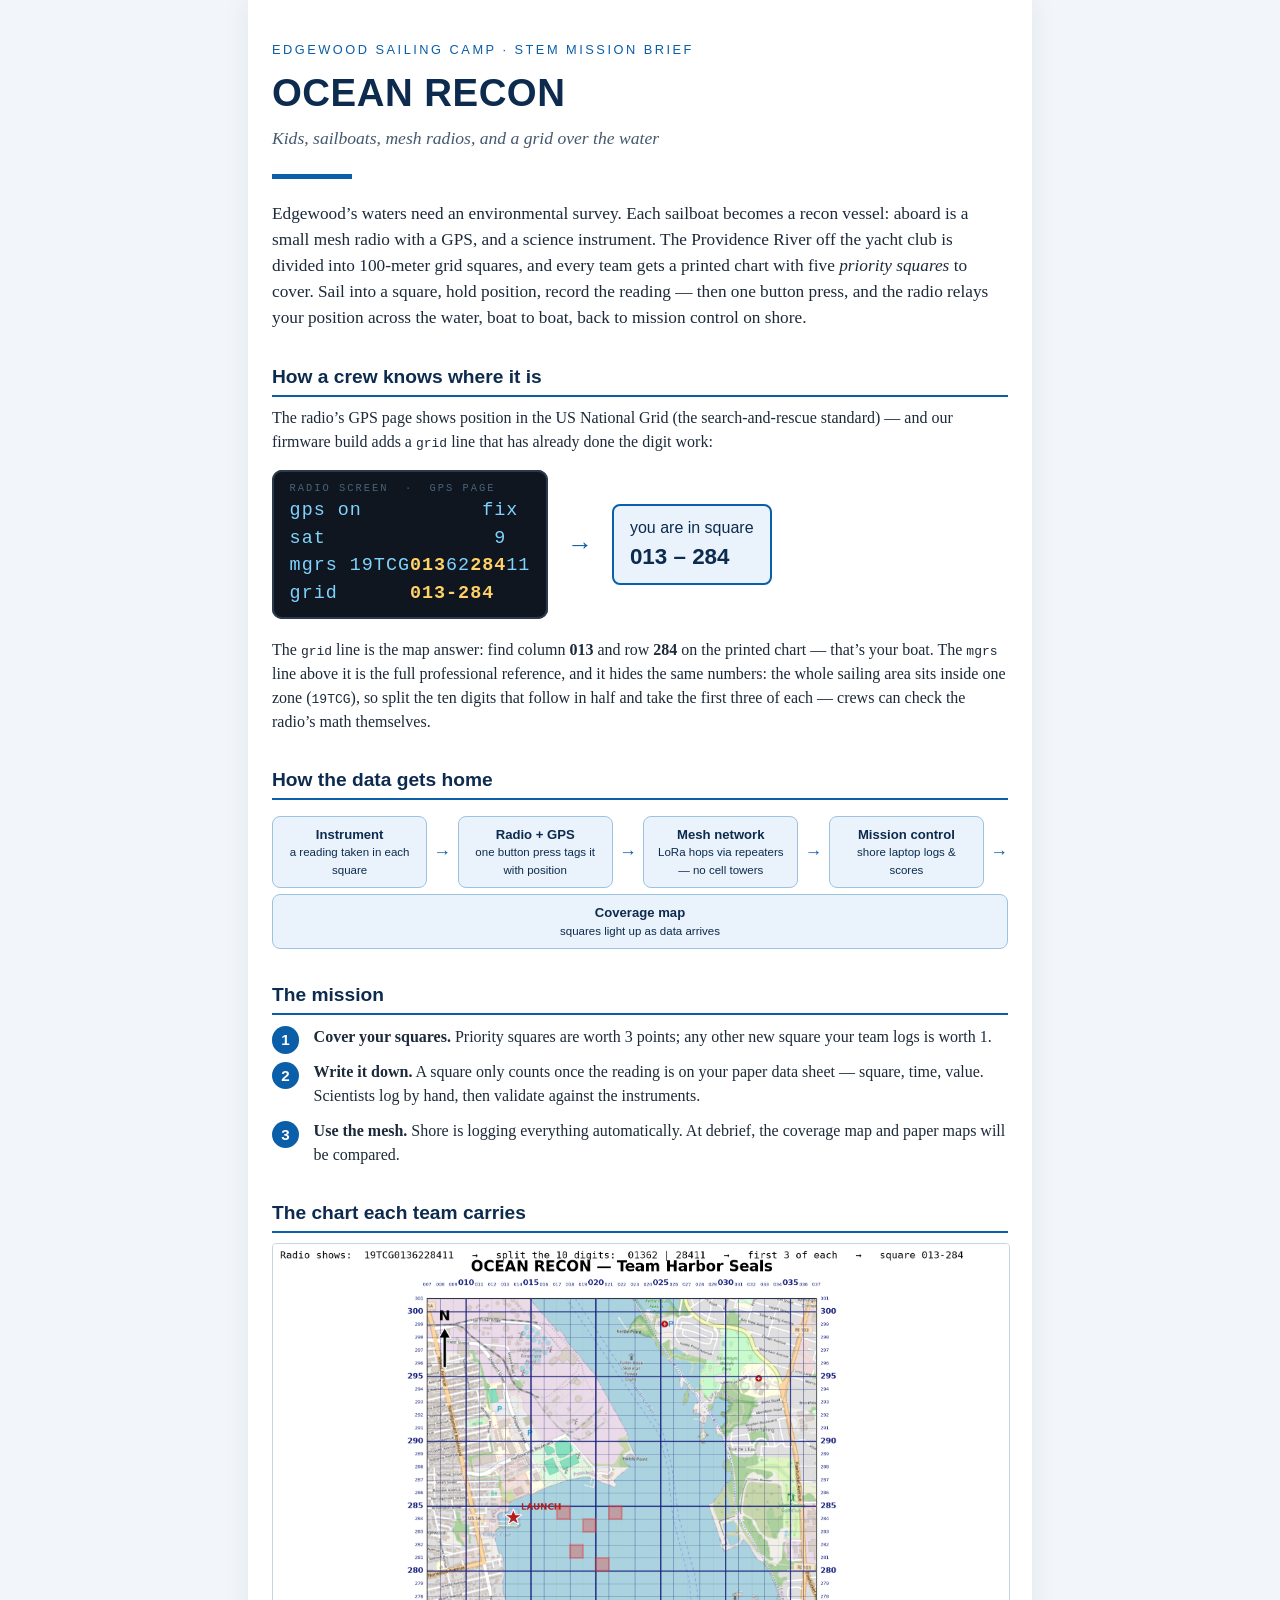
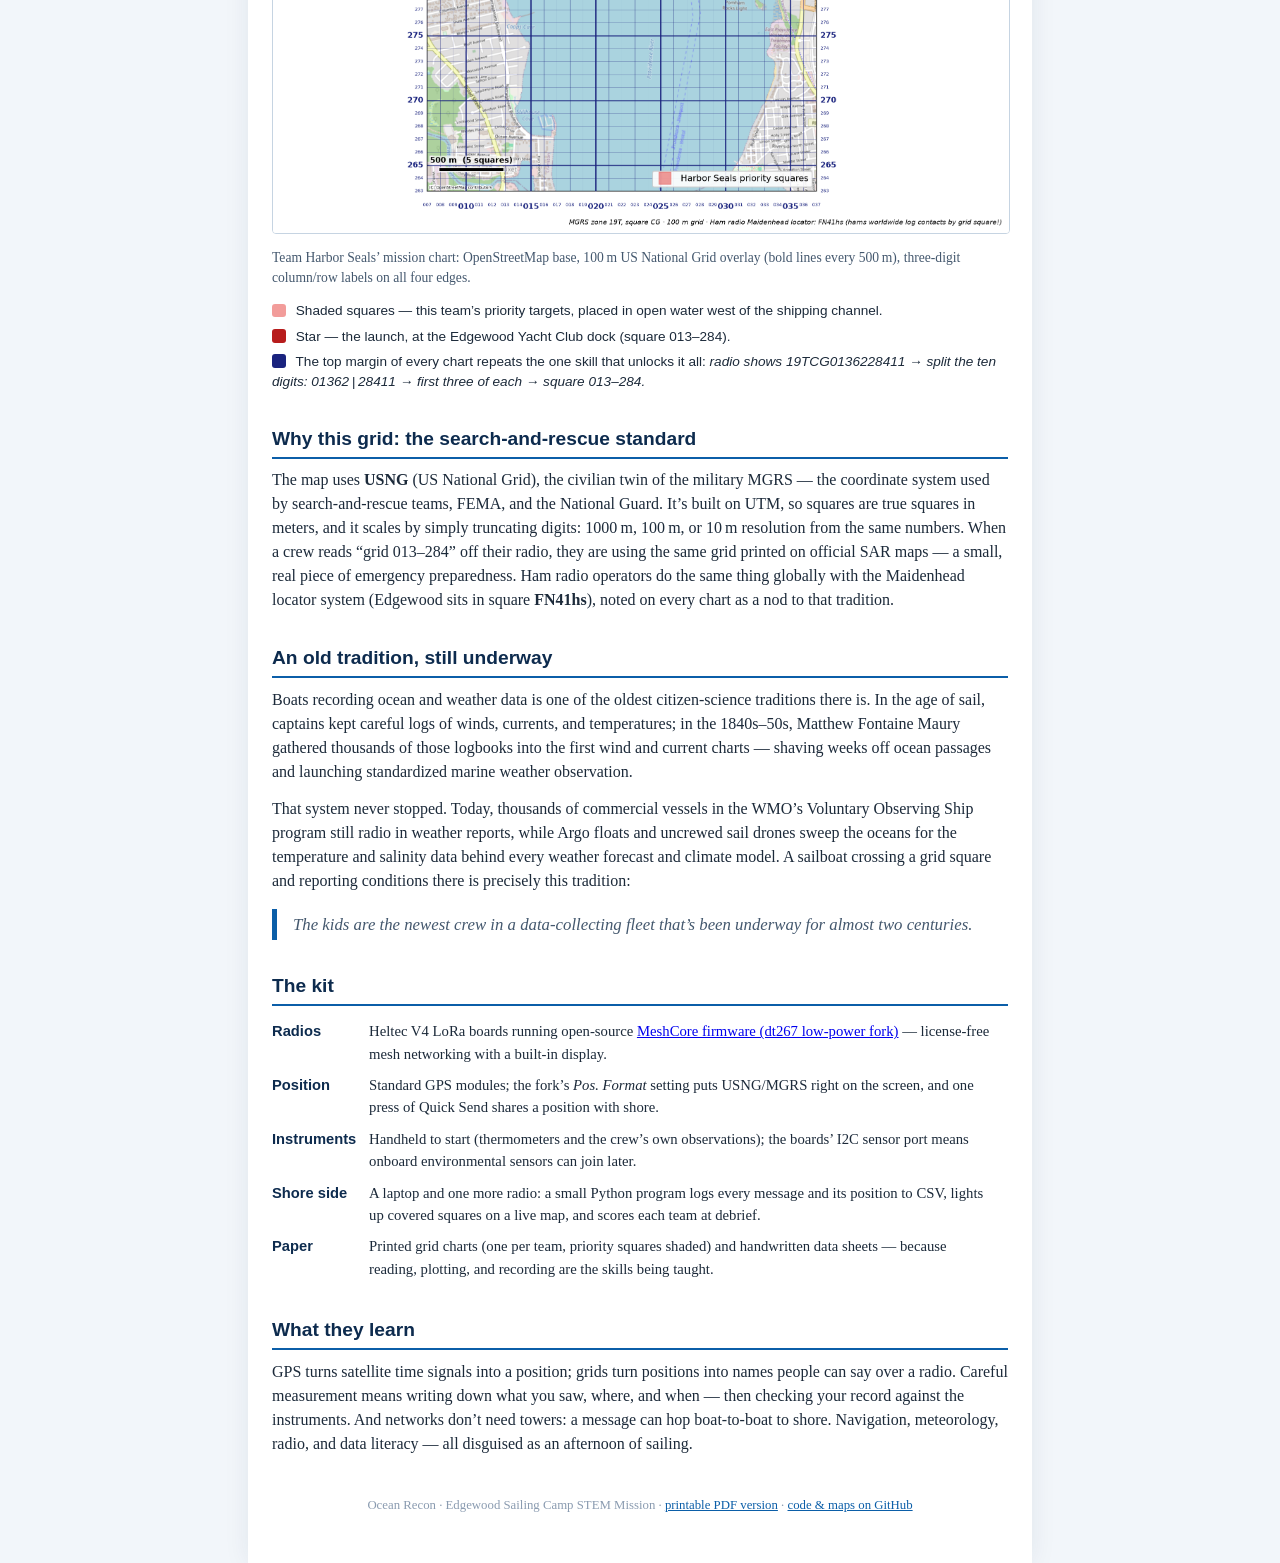
<file: index.html>
<!DOCTYPE html>
<html lang="en">
<head>
<meta charset="utf-8">
<meta name="viewport" content="width=device-width, initial-scale=1">
<title>Ocean Recon — kids, sailboats, mesh radios, and a grid over the water</title>
<style>
  /* ---------- shared (screen + print) ---------- */
  body {
    font-family: Georgia, 'Times New Roman', serif;
    color: #1c2a3a; line-height: 1.5; margin: 0;
  }
  h1, h2, .kicker, .chip, .flow, .display, .steps li::before, .legendline, .kit td:first-child {
    font-family: Helvetica, Arial, sans-serif;
  }
  .kicker {
    color: #0b5ea8; letter-spacing: 2.5px; font-size: 0.8rem;
    text-transform: uppercase; margin-bottom: 0.3rem;
  }
  h1 { font-size: 2.4rem; margin: 0 0 0.2rem 0; color: #0d2b4e; letter-spacing: 0.5px; }
  .subtitle { font-size: 1.1rem; color: #44586e; margin: 0 0 1.4rem 0; font-style: italic; }
  h2 {
    font-size: 1.2rem; color: #0d2b4e; margin: 2rem 0 0.6rem 0;
    border-bottom: 2px solid #0b5ea8; padding-bottom: 0.2rem;
  }
  p { margin: 0 0 0.8rem 0; }
  .lede { font-size: 1.08rem; }
  .rule { border: none; border-top: 5px solid #0b5ea8; width: 5rem; margin: 0 0 1.4rem 0; }

  .display {
    background: #10161f; color: #7fd4ff; border-radius: 10px;
    padding: 0.7rem 1.1rem; font-family: 'Courier New', monospace;
    font-size: 1.15rem; letter-spacing: 1px; white-space: nowrap;
    box-shadow: inset 0 0 0 2px #2c3a4d;
  }
  .display .dim { color: #48627a; font-size: 0.65rem; letter-spacing: 2px; display: block; }
  .display .hot { color: #ffd166; font-weight: bold; }
  .readme { display: flex; align-items: center; gap: 1.2rem; margin: 1rem 0 1.2rem 0; flex-wrap: wrap; }
  .readme .arrow { font-size: 1.6rem; color: #0b5ea8; font-family: Helvetica, sans-serif; }
  .square-callout {
    font-family: Helvetica, Arial, sans-serif; background: #eaf3fb;
    border: 2px solid #0b5ea8; border-radius: 8px; padding: 0.6rem 1rem;
    font-size: 1rem; color: #0d2b4e;
  }
  .square-callout b { font-size: 1.4rem; }

  .flow { display: flex; align-items: center; justify-content: space-between; gap: 0.4rem; margin: 1rem 0; flex-wrap: wrap; }
  .flow .node {
    background: #eaf3fb; border: 1px solid #9dc3e0; border-radius: 8px;
    padding: 0.5rem 0.6rem; font-size: 0.72rem; text-align: center;
    color: #0d2b4e; flex: 1 1 7rem; min-width: 6.5rem;
  }
  .flow .node b { display: block; font-size: 0.82rem; }
  .flow .arr { color: #0b5ea8; font-size: 1.1rem; }

  .steps { margin: 0.5rem 0; padding-left: 0; list-style: none; counter-reset: step; }
  .steps li { counter-increment: step; margin: 0 0 0.7rem 0; padding-left: 2.6rem; position: relative; }
  .steps li::before {
    content: counter(step); position: absolute; left: 0; top: 0.1rem;
    background: #0b5ea8; color: white; width: 1.7rem; height: 1.7rem;
    border-radius: 50%; text-align: center; line-height: 1.7rem;
    font-weight: bold; font-size: 0.95rem;
  }

  .chart img { width: 100%; height: auto; border: 1px solid #c6d4e2; border-radius: 4px; }
  .caption { font-size: 0.85rem; color: #44586e; margin-top: 0.4rem; }
  .legendline { font-size: 0.85rem; margin: 0.3rem 0; }
  .swatch {
    display: inline-block; width: 0.85rem; height: 0.85rem; border-radius: 3px;
    vertical-align: -0.12rem; margin-right: 0.4rem;
  }

  .kit { border-collapse: collapse; }
  .kit td { font-size: 0.92rem; padding: 0.3rem 0.8rem 0.3rem 0; vertical-align: top; }
  .kit td:first-child { font-weight: bold; color: #0d2b4e; white-space: nowrap; }
  .quote {
    border-left: 5px solid #0b5ea8; padding: 0.2rem 0 0.2rem 1rem; margin: 1rem 0;
    color: #44586e; font-style: italic; font-size: 1.05rem;
  }
  footer { margin-top: 2.5rem; font-size: 0.8rem; color: #8a9bb0; text-align: center; }
  footer a { color: #0b5ea8; }

  /* ---------- screen only ---------- */
  @media screen {
    body { background: #f2f6fa; }
    .page {
      max-width: 46rem; margin: 0 auto; padding: 2.5rem 1.5rem 3rem;
      background: white; box-shadow: 0 0 24px rgba(13, 43, 78, 0.08);
    }
    @media (max-width: 640px) {
      h1 { font-size: 1.8rem; }
      .flow { flex-direction: column; }
      .flow .node { width: 100%; }
      .flow .arr { transform: rotate(90deg); }
    }
  }

  /* ---------- print / PDF only ---------- */
  @media print {
    @page {
      size: letter; margin: 18mm 16mm 16mm 16mm;
      @bottom-center {
        content: "Ocean Recon · Edgewood Sailing Camp STEM Mission";
        font-family: Helvetica, Arial, sans-serif; font-size: 8pt; color: #8a9bb0;
      }
      @bottom-right {
        content: counter(page) " / " counter(pages);
        font-family: Helvetica, Arial, sans-serif; font-size: 8pt; color: #8a9bb0;
      }
    }
    html { font-size: 11.5px; }
    body { font-size: 10.5pt; }
    h1 { font-size: 26pt; }
    .display { font-size: 13pt; }
    .flow { flex-wrap: nowrap; }
    .chart, .backpage { page-break-before: always; }
    h2 { page-break-after: avoid; }
    footer { display: none; }
  }
</style>
</head>
<body>
<div class="page">

<div class="kicker">Edgewood Sailing Camp · STEM Mission Brief</div>
<h1>OCEAN RECON</h1>
<p class="subtitle">Kids, sailboats, mesh radios, and a grid over the water</p>
<hr class="rule">

<p class="lede">
Edgewood&rsquo;s waters need an environmental survey. Each sailboat becomes a
recon vessel: aboard is a small mesh radio with a GPS, and a science
instrument. The Providence River off the yacht club is divided into 100-meter
grid squares, and every team gets a printed chart with five <i>priority
squares</i> to cover. Sail into a square, hold position, record the reading
&mdash; then one button press, and the radio relays your position across the
water, boat to boat, back to mission control on shore.</p>

<h2>How a crew knows where it is</h2>
<p>The radio&rsquo;s GPS page shows position in the US National Grid (the
search-and-rescue standard) &mdash; and our firmware build adds a
<code>grid</code> line that has already done the digit work:</p>

<div class="readme">
  <div class="display">
    <span class="dim">RADIO SCREEN&nbsp;&nbsp;·&nbsp;&nbsp;GPS PAGE</span>
    gps on&nbsp;&nbsp;&nbsp;&nbsp;&nbsp;&nbsp;&nbsp;&nbsp;&nbsp;&nbsp;fix<br>
    sat&nbsp;&nbsp;&nbsp;&nbsp;&nbsp;&nbsp;&nbsp;&nbsp;&nbsp;&nbsp;&nbsp;&nbsp;&nbsp;&nbsp;9<br>
    mgrs 19TCG<span class="hot">013</span>62<span class="hot">284</span>11<br>
    grid&nbsp;&nbsp;&nbsp;&nbsp;&nbsp;&nbsp;<span class="hot">013-284</span>
  </div>
  <div class="arrow">&#8594;</div>
  <div class="square-callout">you are in square<br><b>013 &ndash; 284</b></div>
</div>

<p>The <code>grid</code> line is the map answer: find column <b>013</b> and row
<b>284</b> on the printed chart &mdash; that&rsquo;s your boat. The
<code>mgrs</code> line above it is the full professional reference, and it
hides the same numbers: the whole sailing area sits inside one zone
(<code>19TCG</code>), so split the ten digits that follow in half and take the
first three of each &mdash; crews can check the radio&rsquo;s math themselves.</p>

<h2>How the data gets home</h2>
<div class="flow">
  <div class="node"><b>Instrument</b>a reading taken in each square</div>
  <div class="arr">&#8594;</div>
  <div class="node"><b>Radio + GPS</b>one button press tags it with position</div>
  <div class="arr">&#8594;</div>
  <div class="node"><b>Mesh network</b>LoRa hops via repeaters &mdash; no cell towers</div>
  <div class="arr">&#8594;</div>
  <div class="node"><b>Mission control</b>shore laptop logs &amp; scores</div>
  <div class="arr">&#8594;</div>
  <div class="node"><b>Coverage map</b>squares light up as data arrives</div>
</div>

<h2>The mission</h2>
<ol class="steps">
  <li><b>Cover your squares.</b> Priority squares are worth 3 points; any other
      new square your team logs is worth 1.</li>
  <li><b>Write it down.</b> A square only counts once the reading is on your
      paper data sheet &mdash; square, time, value. Scientists log by hand, then
      validate against the instruments.</li>
  <li><b>Use the mesh.</b> Shore is logging everything automatically. At
      debrief, the coverage map and paper maps will be compared.</li>
</ol>

<div class="chart">
<h2>The chart each team carries</h2>
<img src="docs/assets/team-chart.png" alt="Team Harbor Seals mission grid map: OpenStreetMap base with a labeled 100 m grid over the Providence River, shaded priority squares, and a launch star at the Edgewood Yacht Club dock">
<p class="caption">
Team Harbor Seals&rsquo; mission chart: OpenStreetMap base, 100&thinsp;m
US National Grid overlay (bold lines every 500&thinsp;m), three-digit
column/row labels on all four edges.</p>
<p class="legendline"><span class="swatch" style="background:#e53935;opacity:.5"></span>
Shaded squares &mdash; this team&rsquo;s priority targets, placed in open water west of the shipping channel.</p>
<p class="legendline"><span class="swatch" style="background:#b71c1c"></span>
Star &mdash; the launch, at the Edgewood Yacht Club dock (square 013&ndash;284).</p>
<p class="legendline"><span class="swatch" style="background:#1a237e"></span>
The top margin of every chart repeats the one skill that unlocks it all:
<i>radio shows 19TCG0136228411 &rarr; split the ten digits: 01362&thinsp;|&thinsp;28411 &rarr; first three of each &rarr; square 013&ndash;284.</i></p>
</div>

<div class="backpage">
<h2>Why this grid: the search-and-rescue standard</h2>
<p>The map uses <b>USNG</b> (US National Grid), the civilian twin of the
military MGRS &mdash; the coordinate system used by search-and-rescue teams,
FEMA, and the National Guard. It&rsquo;s built on UTM, so squares are true
squares in meters, and it scales by simply truncating digits: 1000&thinsp;m,
100&thinsp;m, or 10&thinsp;m resolution from the same numbers. When a crew
reads &ldquo;grid 013&ndash;284&rdquo; off their radio, they are using the same
grid printed on official SAR maps &mdash; a small, real piece of emergency
preparedness. Ham radio operators do the same thing globally with the
Maidenhead locator system (Edgewood sits in square <b>FN41hs</b>), noted on
every chart as a nod to that tradition.</p>

<h2>An old tradition, still underway</h2>
<p>Boats recording ocean and weather data is one of the oldest citizen-science
traditions there is. In the age of sail, captains kept careful logs of winds,
currents, and temperatures; in the 1840s&ndash;50s, Matthew Fontaine Maury
gathered thousands of those logbooks into the first wind and current charts
&mdash; shaving weeks off ocean passages and launching standardized marine
weather observation.</p>
<p>That system never stopped. Today, thousands of commercial vessels in the
WMO&rsquo;s Voluntary Observing Ship program still radio in weather reports,
while Argo floats and uncrewed sail drones sweep the oceans for the
temperature and salinity data behind every weather forecast and climate model.
A sailboat crossing a grid square and reporting conditions there is precisely
this tradition:</p>
<p class="quote">The kids are the newest crew in a data-collecting fleet
that&rsquo;s been underway for almost two centuries.</p>

<h2>The kit</h2>
<table class="kit">
  <tr><td>Radios</td><td>Heltec V4 LoRa boards running open-source <a href="https://github.com/dt267/MeshCore-Low-Power-Firmware-For-Heltec-V3-V4">MeshCore firmware (dt267 low-power fork)</a> &mdash; license-free mesh networking with a built-in display.</td></tr>
  <tr><td>Position</td><td>Standard GPS modules; the fork&rsquo;s <i>Pos. Format</i> setting puts USNG/MGRS right on the screen, and one press of Quick Send shares a position with shore.</td></tr>
  <tr><td>Instruments</td><td>Handheld to start (thermometers and the crew&rsquo;s own observations); the boards&rsquo; I2C sensor port means onboard environmental sensors can join later.</td></tr>
  <tr><td>Shore side</td><td>A laptop and one more radio: a small Python program logs every message and its position to CSV, lights up covered squares on a live map, and scores each team at debrief.</td></tr>
  <tr><td>Paper</td><td>Printed grid charts (one per team, priority squares shaded) and handwritten data sheets &mdash; because reading, plotting, and recording are the skills being taught.</td></tr>
</table>

<h2>What they learn</h2>
<p>GPS turns satellite time signals into a position; grids turn
positions into names people can say over a radio. Careful measurement means
writing down what you saw, where, and when &mdash; then checking your record
against the instruments. And networks don&rsquo;t need towers: a message can
hop boat-to-boat to shore. Navigation, meteorology, radio, and data literacy
&mdash; all disguised as an afternoon of sailing.</p>
</div>

<footer>Ocean Recon · Edgewood Sailing Camp STEM Mission ·
<a href="docs/ocean-recon-explainer.pdf">printable PDF version</a> ·
<a href="https://github.com/waterbearfieldschool/ocean-recon">code &amp; maps on GitHub</a></footer>

</div>
</body>
</html>
</file>
